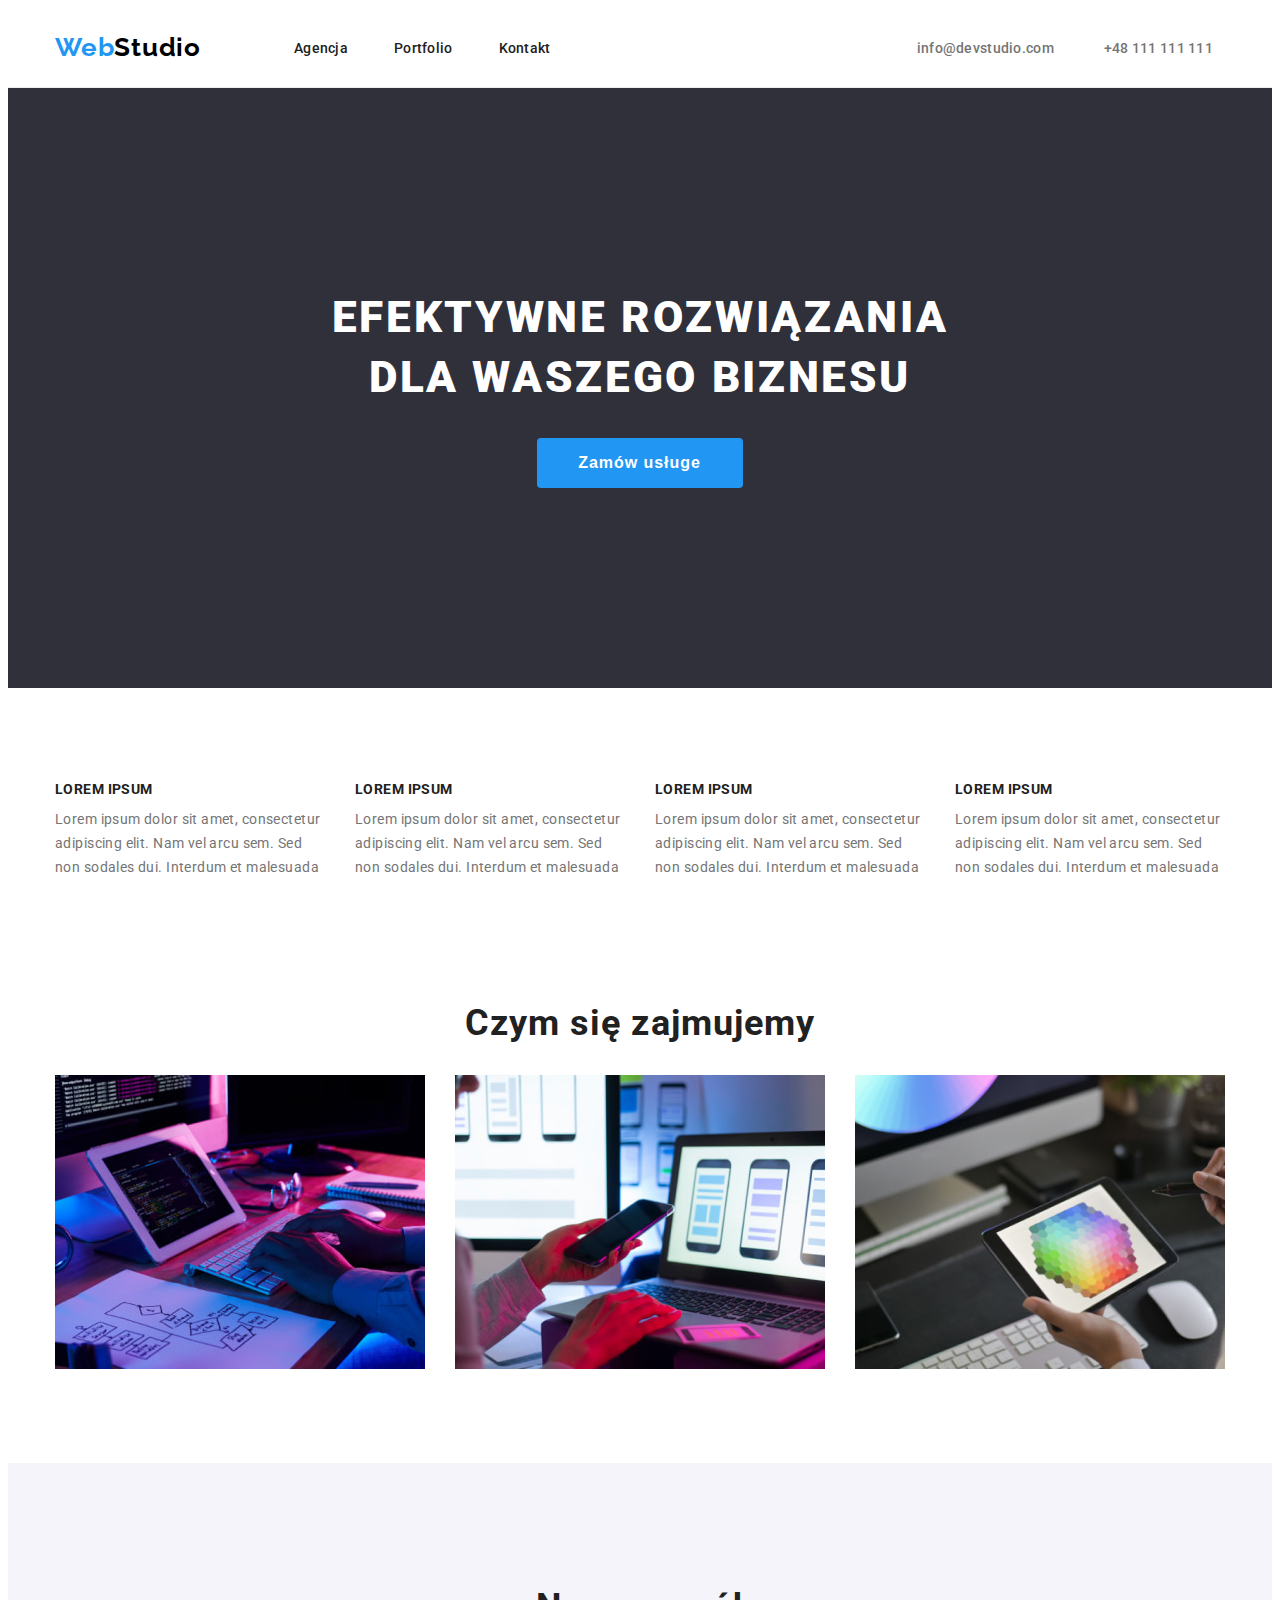
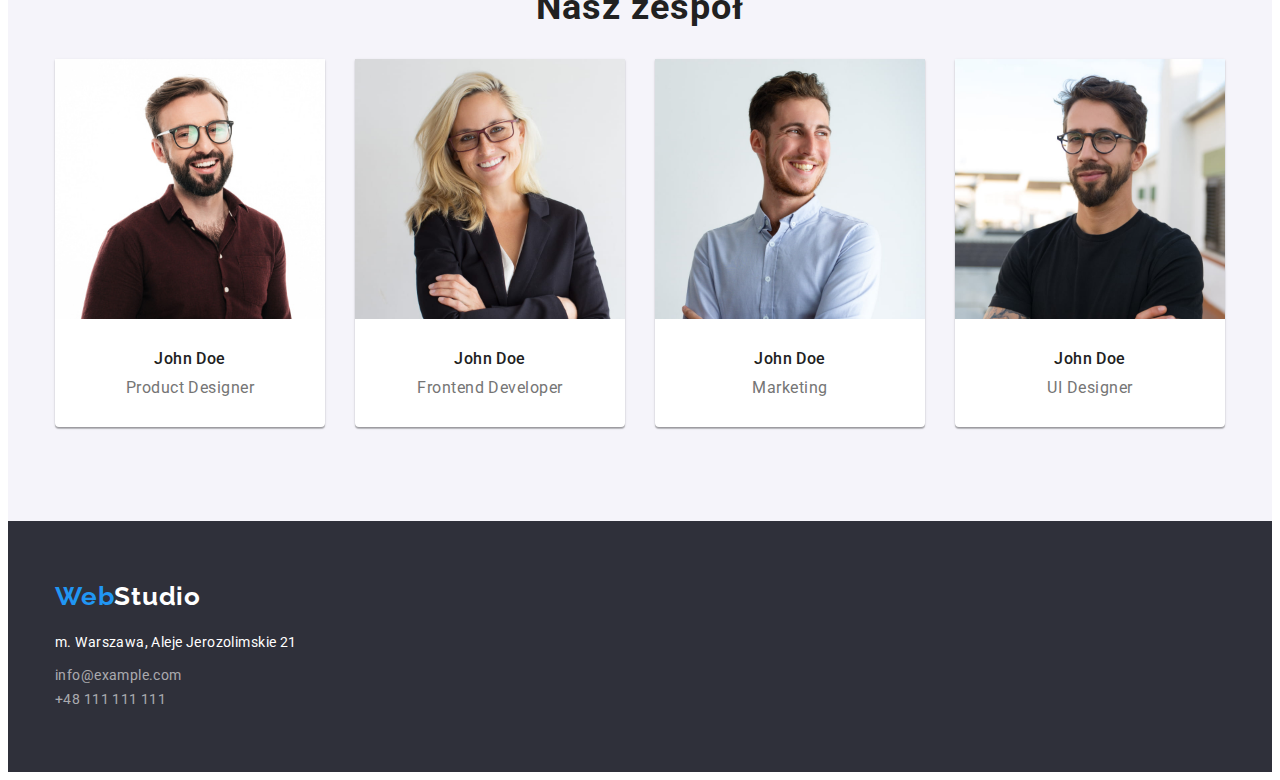
<file: index.html>
<!DOCTYPE html>
<html lang="pl">
  <head>
    <meta charset="UTF-8" />
    <meta http-equiv="X-UA-Compatible" content="IE=edge" />
    <meta name="viewport" content="width=device-width, initial-scale=1.0" />
    <link rel="preconnect" href="https://fonts.googleapis.com" />
    <link rel="preconnect" href="https://fonts.gstatic.com" crossorigin />
    <link
      href="https://fonts.googleapis.com/css2?family=Raleway:wght@700&family=Roboto:wght@400;500;700;900&display=swap"
      rel="stylesheet"
    />
    <link
      rel="stylesheet"
      href="https://cdnjs.cloudflare.com/ajax/libs/modern-normalize/1.1.0/modern-normalize.min.css"
      integrity="sha512-wpPYUAdjBVSE4KJnH1VR1HeZfpl1ub8YT/NKx4PuQ5NmX2tKuGu6U/JRp5y+Y8XG2tV+wKQpNHVUX03MfMFn9Q=="
      crossorigin="anonymous"
      referrerpolicy="no-referrer"
    />
    <link rel="stylesheet" href="css/styles.css" />
    <title>WebStudio</title>
  </head>
  <body>
    <header class="header">
      <div class="container">
        <div class="headline">
          <a href="index.html" class="logo"
            ><span class="logo-color">Web</span>Studio</a
          >
          <div class="menu">
            <nav>
              <ul class="menu-list">
                <li><a class="menu-link" href="index.html">Agencja</a></li>
                <li>
                  <a class="menu-link" href="portfolio.html">Portfolio</a>
                </li>
                <li><a class="menu-link" href="#">Kontakt</a></li>
              </ul>
            </nav>
            <ul class="contact-list">
              <li>
                <a class="contact-link" href="mailto:info@devstudio.com"
                  >info@devstudio.com</a
                >
              </li>
              <li>
                <a class="contact-link" href="tel:+48111111111"
                  >+48 111 111 111</a
                >
              </li>
            </ul>
          </div>
        </div>
      </div>
    </header>
    <main class="background-main">
      <div class="main">
        <h1>EFEKTYWNE ROZWIĄZANIA DLA WASZEGO BIZNESU</h1>
        <button type="button" class="main-button">Zamów usługe</button>
      </div>
    </main>
    <!-- nasze atuty -->
    <div class="container">
      <div class="section">
        <ul class="our-strengths-list">
          <li>
            <h2>LOREM IPSUM</h2>
            <p>
              Lorem ipsum dolor sit amet, consectetur adipiscing elit. Nam vel
              arcu sem. Sed non sodales dui. Interdum et malesuada
            </p>
          </li>
          <li>
            <h2>LOREM IPSUM</h2>
            <p>
              Lorem ipsum dolor sit amet, consectetur adipiscing elit. Nam vel
              arcu sem. Sed non sodales dui. Interdum et malesuada
            </p>
          </li>
          <li>
            <h2>LOREM IPSUM</h2>
            <p>
              Lorem ipsum dolor sit amet, consectetur adipiscing elit. Nam vel
              arcu sem. Sed non sodales dui. Interdum et malesuada
            </p>
          </li>
          <li>
            <h2>LOREM IPSUM</h2>
            <p>
              Lorem ipsum dolor sit amet, consectetur adipiscing elit. Nam vel
              arcu sem. Sed non sodales dui. Interdum et malesuada
            </p>
          </li>
        </ul>

        <!-- czym się zajmujemy -->
        <section class="our-job">
          <h2>Czym się zajmujemy</h2>
          <ul class="our-job-list">
            <li>
              <img
                src="images/our-job/programer.jpg"
                alt="Zbliżenie na tablet pracującego programisty"
                width="370"
                height="294"
              />
            </li>
            <li>
              <img
                src="images/our-job/web-ui-designers.jpg"
                alt="Projektant interfejsów internetowych tworzy aplikację na smartfony"
                width="370"
                height="294"
              />
            </li>
            <li>
              <img
                src="images/our-job/graphic-tablet.jpg"
                alt="Projektant stron internetowych wybiera kolory na tablecie graficznym"
                width="370"
                height="294"
              />
            </li>
          </ul>
        </section>
      </div>
    </div>
    <!--nasz zespół-->
    <section class="team-background-color">
      <div class="container">
        <div class="section team">
          <h2>Nasz zespół</h2>
          <ul class="team-list" lang="en">
            <li>
              <figure>
                <img
                  src="images/team/product-designer.jpg"
                  alt="Mężczyzna w okularach"
                  width="270"
                  height="260"
                />
                <figcaption>
                  <h3>John Doe</h3>
                  <p>Product Designer</p>
                </figcaption>
              </figure>
            </li>
            <li>
              <figure>
                <img
                  src="images/team/fronted-developer.jpg"
                  alt="Kobieta w okularach"
                  width="270"
                  height="260"
                />
                <figcaption>
                  <h3>John Doe</h3>
                  <p>Frontend Developer</p>
                </figcaption>
              </figure>
            </li>
            <li>
              <figure>
                <img
                  src="images/team/marketing.jpg"
                  alt="Mężczyzna"
                  width="270"
                  height="260"
                />
                <figcaption>
                  <h3>John Doe</h3>
                  <p>Marketing</p>
                </figcaption>
              </figure>
            </li>
            <li>
              <figure>
                <img
                  src="images/team/ui-designer.jpg"
                  alt="Mężczyzna w okularach"
                  width="270"
                  height="260"
                />
                <figcaption>
                  <h3>John Doe</h3>
                  <p>UI Designer</p>
                </figcaption>
              </figure>
            </li>
          </ul>
        </div>
      </div>
    </section>
    <footer class="background-footer">
      <div class="container">
        <div class="div-footer">
          <a href="index.html" class="logo-footer"
            ><span class="logo-color">Web</span>Studio</a
          >
          <address class="address">
            <p>m. Warszawa, Aleje Jerozolimskie 21</p>
            <ul class="address-list">
              <li>
                <a class="address-link" href="mailto:info@example.com"
                  >info@example.com</a
                >
              </li>
              <li>
                <a class="address-link" href="tel:+48111111111"
                  >+48 111 111 111</a
                >
              </li>
            </ul>
          </address>
        </div>
      </div>
    </footer>
  </body>
</html>
</file>
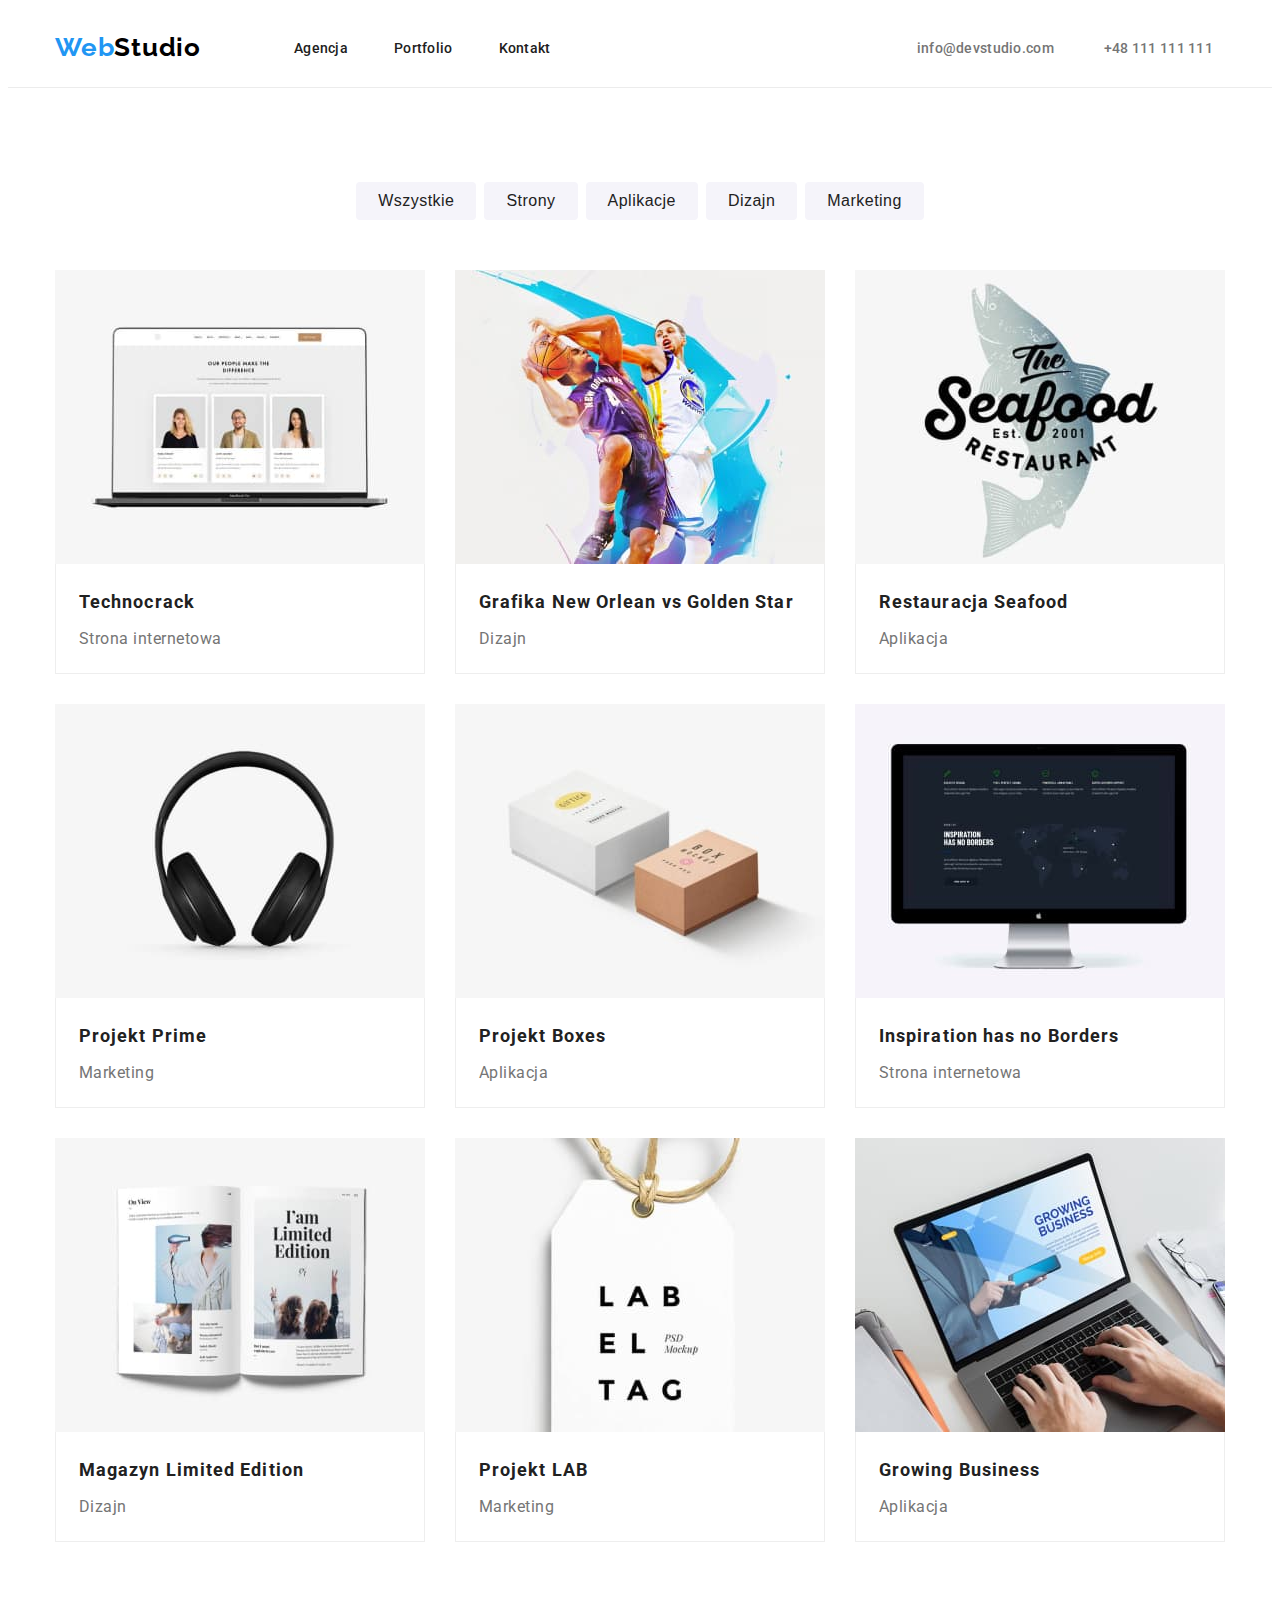
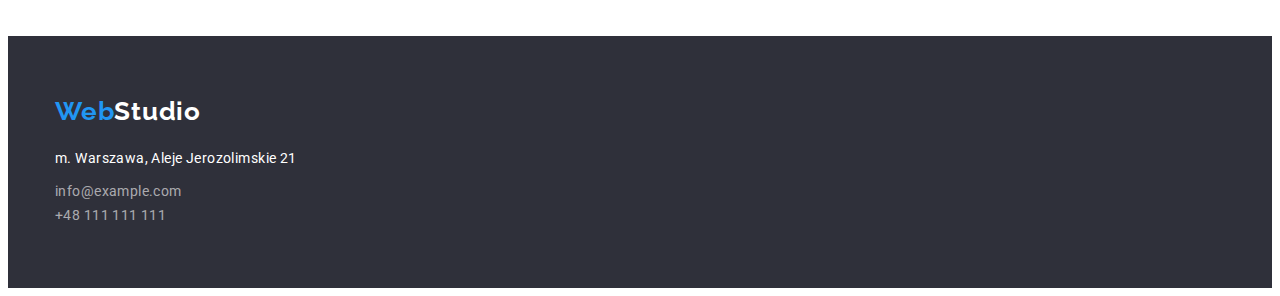
<file: portfolio.html>
<!DOCTYPE html>
<html lang="pl">
  <head>
    <meta charset="UTF-8" />
    <meta http-equiv="X-UA-Compatible" content="IE=edge" />
    <meta name="viewport" content="width=device-width, initial-scale=1.0" />
    <link rel="preconnect" href="https://fonts.googleapis.com" />
    <link rel="preconnect" href="https://fonts.gstatic.com" crossorigin />
    <link
      href="https://fonts.googleapis.com/css2?family=Raleway:wght@700&family=Roboto:wght@400;500;700;900&display=swap"
      rel="stylesheet"
    />
    <link
      rel="stylesheet"
      href="https://cdnjs.cloudflare.com/ajax/libs/modern-normalize/1.1.0/modern-normalize.min.css"
      integrity="sha512-wpPYUAdjBVSE4KJnH1VR1HeZfpl1ub8YT/NKx4PuQ5NmX2tKuGu6U/JRp5y+Y8XG2tV+wKQpNHVUX03MfMFn9Q=="
      crossorigin="anonymous"
      referrerpolicy="no-referrer"
    />
    <link rel="stylesheet" href="css/styles.css" />
    <title>WebStudio</title>
  </head>
  <body>
    <header class="header">
      <div class="container">
        <div class="headline">
          <a href="index.html" class="logo"
            ><span class="logo-color">Web</span>Studio</a
          >
          <div class="menu">
            <nav>
              <ul class="menu-list">
                <li><a class="menu-link" href="index.html">Agencja</a></li>
                <li>
                  <a class="menu-link" href="portfolio.html">Portfolio</a>
                </li>
                <li><a class="menu-link" href="#">Kontakt</a></li>
              </ul>
            </nav>
            <ul class="contact-list">
              <li>
                <a class="contact-link" href="mailto:info@devstudio.com"
                  >info@devstudio.com</a
                >
              </li>
              <li>
                <a class="contact-link" href="tel:+48111111111"
                  >+48 111 111 111</a
                >
              </li>
            </ul>
          </div>
        </div>
      </div>
    </header>
    <section class="container">
      <div class="section">
        <div class="filter">
          <ul class="filter-list">
            <li>
              <button type="button">Wszystkie</button>
            </li>
            <li><button type="button">Strony</button></li>
            <li>
              <button type="button">Aplikacje</button>
            </li>
            <li><button type="button">Dizajn</button></li>
            <li>
              <button type="button">Marketing</button>
            </li>
          </ul>
        </div>
        <div class="product">
          <ul class="product-list">
            <li>
              <figure>
                <img
                  src="images/portfolio/technocrack.jpg"
                  alt="Laptop, na którym jest uruchomiona strona internetowa"
                  width="370"
                  height="294"
                />
                <figcaption>
                  <h2>Technocrack</h2>
                  <p>Strona internetowa</p>
                </figcaption>
              </figure>
            </li>
            <li>
              <figure>
                <img
                  src="images/portfolio/bastekball-players.jpg"
                  alt="Dwaj koszykarze skaczący do piłki"
                  width="370"
                  height="294"
                />
                <figcaption>
                  <h2>Grafika New Orlean vs Golden Star</h2>
                  <p>Dizajn</p>
                </figcaption>
              </figure>
            </li>
            <li>
              <figure>
                <img
                  src="images/portfolio/seafood.jpg"
                  alt="Logo restauracji"
                  width="370"
                  height="294"
                />
                <figcaption>
                  <h2>Restauracja Seafood</h2>
                  <p>Aplikacja</p>
                </figcaption>
              </figure>
            </li>
            <li>
              <figure>
                <img
                  src="images/portfolio/project-prime.jpg"
                  alt="Czarne słuchawki nauszne"
                  width="370"
                  height="294"
                />
                <figcaption>
                  <h2>Projekt Prime</h2>
                  <p>Marketing</p>
                </figcaption>
              </figure>
            </li>
            <li>
              <figure>
                <img
                  src="images/portfolio/boxes.jpg"
                  alt="Duża i mała paczka"
                  width="370"
                  height="294"
                />
                <figcaption>
                  <h2>Projekt Boxes</h2>
                  <p>Aplikacja</p>
                </figcaption>
              </figure>
            </li>
            <li>
              <figure>
                <img
                  src="images/portfolio/inspiration.jpg"
                  alt="Monitor na którym jest uruchomina strona internetowa"
                  width="370"
                  height="294"
                />
                <figcaption>
                  <h2>Inspiration has no Borders</h2>
                  <p>Strona internetowa</p>
                </figcaption>
              </figure>
            </li>
            <li>
              <figure>
                <img
                  src="images/portfolio/magazyn.jpg"
                  alt="Otworzona książka"
                  width="370"
                  height="294"
                />
                <figcaption>
                  <h2>Magazyn Limited Edition</h2>
                  <p>Dizajn</p>
                </figcaption>
              </figure>
            </li>
            <li>
              <figure>
                <img
                  src="images/portfolio/project-lab.jpg"
                  alt="Karteczna ze sznurkiem, na której jest logo firmy"
                  width="370"
                  height="294"
                />
                <figcaption>
                  <h2>Projekt LAB</h2>
                  <p>Marketing</p>
                </figcaption>
              </figure>
            </li>
            <li>
              <figure>
                <img
                  src="images/portfolio/growing-business.jpg"
                  alt="Laptop na którym uruchomina jest strona internetowa"
                  width="370"
                  height="294"
                />
                <figcaption>
                  <h2>Growing Business</h2>
                  <p>Aplikacja</p>
                </figcaption>
              </figure>
            </li>
          </ul>
        </div>
      </div>
    </section>
    <footer class="background-footer">
      <div class="container">
        <div class="div-footer">
          <a href="index.html" class="logo-footer"
            ><span class="logo-color">Web</span>Studio</a
          >
          <address class="address">
            <p>m. Warszawa, Aleje Jerozolimskie 21</p>
            <ul class="address-list">
              <li>
                <a class="address-link" href="mailto:info@example.com"
                  >info@example.com</a
                >
              </li>
              <li>
                <a class="address-link" href="tel:+48111111111"
                  >+48 111 111 111</a
                >
              </li>
            </ul>
          </address>
        </div>
      </div>
    </footer>
  </body>
</html>
</file>
<file: css/styles.css>
:root{
    --background: #2F303A;
    --logo: #2196F3;
    --focus-hover: #2196F3;
    --basic-text-color:#212121;
    --text-grey: #757575;
    --text-white: #FFF;
    --background-color-team: #F5F4FA;
}
body {
    font-family: 'Roboto', sans-serif;
    color:var(--basic-text-color);
  }
.container{
    max-width: 1200px;
    margin: 0 auto;
}
.section{
    padding: 94px 15px;
}
img { 
    display: block;
}
.header{
    border-bottom: 1px solid #ECECEC;
}
.logo{
    margin-right: 93px;
    font-family: 'Raleway', sans-serif;
    text-decoration: none;
    font-weight: 700;
    font-size: 26px;
    line-height: 1.19;
    letter-spacing: 0.03em;
    color: #000;
}
.logo-color{
    color: var(--logo);
}
.headline{
    display: flex;
    align-items: center;
    padding: 24px 15px;
}
/* nav */
.menu{
    display: flex;
    justify-content: space-between;
    align-items: center;
    flex-grow: 1;
    margin-right: 12px;
}
.menu-list{
    display: flex;
    gap: 46px;
    list-style: none;
    padding: 0;
    margin: 0;
}
.menu-link{
    text-decoration: none;
    font-weight: 500;
    font-size: 14px;
    line-height: 1.14;
    letter-spacing: 0.02em;
    color: var(--basic-text-color);
}
.menu-link:focus,
.menu-link:hover{
    color: var(--focus-hover);
}
.contact-list{
    display: flex;
    gap: 50px;
    list-style: none;
    padding: 0;
    margin: 0;
}
.contact-link{
    text-decoration: none;
    font-weight: 500;
    font-size: 14px;
    line-height: 1.14;
    letter-spacing: 0.02em;
    color: var(--text-grey);
}
.contact-link:focus,
.contact-link:hover{
    color: var(--focus-hover);
}
/* index */
.background-main{
    background-color: var(--background);
}
.main{
    display: flex;
    flex-direction: column;
    align-items: center;
    gap: 30px;
    padding: 200px 0;
}
h1{
    color: var(--text-white);
    font-weight: 900;
    font-size: 44px;
    line-height: 1.36;
    text-align: center;
    letter-spacing: 0.06em;
    text-transform: uppercase;
    max-width: 696px;
    margin: 0;
}
.main-button{
    background-color: #2196F3;
    color: var(--text-white);
    cursor: pointer;
    font-weight: 700;
    font-size: 16px;
    line-height: 1.875;
    text-align: center;
    letter-spacing: 0.06em;
    border-radius: 4px;
    border-style: none;
    padding:10px 42px 10px 41px;
}
.main-button:hover,
.main-button:focus{
    box-shadow: 0px 4px 4px rgba(0, 0, 0, 0.15);
}
/* our-strengths div */
.our-strengths-list{
    display: flex;
    justify-content: space-between;
    gap: 30px;
    list-style: none;
    padding: 0 0 94px;
    margin: 0;
}
.our-strengths-list h2{
    font-weight: 700;
    font-size: 14px;
    line-height: 1.14;
    letter-spacing: 0.03em;
    text-transform: uppercase;
    margin: 0 0 10px 0;
}
.our-strengths-list p{
    font-size: 14px;
    line-height: 1.714;
    letter-spacing: 0.03em;
    color: var(--text-grey);
    margin: 0;
}
/* our job section */
.our-job h2{
    font-weight: 700;
    font-size: 36px;
    line-height: 1.16;
    text-align: center;
    letter-spacing: 0.03em;
}
.our-job-list{
    display: flex;
    justify-content: space-between;
    gap: 30px;
    list-style: none;
    padding: 0;
    margin: 0;
}
/* team section */
.team-background-color{
    background-color: var(--background-color-team);
}
.team-list{
    display: flex;
    justify-content: space-between;
    gap: 30px;
    list-style: none;
    padding: 0;
    margin: 0;
}
.team-list figure{
    margin: 0;
    background: #FFFFFF;
    box-shadow: 0px 1px 3px rgba(0, 0, 0, 0.12), 0px 1px 1px rgba(0, 0, 0, 0.14), 0px 2px 1px rgba(0, 0, 0, 0.2);
    border-radius: 0px 0px 4px 4px;
}
.team h2{
    font-weight: 700;
    font-size: 36px;
    line-height: 1.16;
    text-align: center;
    letter-spacing: 0.03em;
}
.team-list figcaption{
    padding: 30px 0;
}
.team-list h3{
    font-weight: 500;
    font-size: 16px;
    line-height: 1.1875;
    text-align: center;
    letter-spacing: 0.03em;
    margin:0 0 10px 0;
}
.team-list p{
    font-size: 16px;
    line-height: 1.1875;
    text-align: center;
    letter-spacing: 0.03em;
    color: var(--text-grey);
    margin: 0;
}
/* PORTFOLIO */
.filter{
    padding-bottom: 50px;
}
.filter-list{
    display: flex;
    justify-content: center;
    gap: 8px;
    list-style: none;
    padding: 0;
    margin: 0;
}
.filter-list button{
    color: var(--basic-text-color);
    cursor: pointer;
    font-weight: 500;
    font-size: 16px;
    line-height: 1.625;
    text-align: center;
    letter-spacing: 0.03em;
    background-color: #F5F4FA;
    border-radius: 4px;
    border-style: none;
    padding: 6px 22px;
}
.filter-list button:hover,
.filter-list button:focus{
    background-color: var(--focus-hover);
    color: var(--text-white);
    box-shadow: 0px 3px 1px rgba(0, 0, 0, 0.1), 0px 1px 2px rgba(0, 0, 0, 0.08), 0px 2px 2px rgba(0, 0, 0, 0.12);
}
.product-list{
    display: flex;
    flex-wrap: wrap;
    gap: 30px;
    list-style: none;
    margin: 0;
    padding: 0;
}
.product-list figure{
    margin: 0;
}
.product-list figcaption{
    padding: 20px 23px 19px;
    border-left:1px solid #EEEEEE;
    border-bottom:1px solid #EEEEEE;
    border-right:1px solid #EEEEEE;
}
.product-list h2{
    font-weight: 700;
    font-size: 18px;
    line-height: 2;
    letter-spacing: 0.06em;
    margin: 0 0 4px;
}
.product p{
    font-size: 16px;
    line-height: 1.875;
    letter-spacing: 0.03em;
    color: var(--text-grey);
    margin: 0;
}
/* footer section */
.background-footer{
    background-color: var(--background);
}
.div-footer{
    padding: 60px 15px;
}
.logo-footer{
    font-family: 'Raleway', sans-serif;
    text-decoration: none;
    font-weight: 700;
    font-size: 26px;
    line-height: 1.19;
    letter-spacing: 0.03em;
    color: #FFF;
}
.address{
    font-style: normal;
    font-size: 14px;
    line-height: 1.71;
    letter-spacing: 0.03em;
    color: var(--text-white);
}
.address p{
    margin: 20px 0 9px;
}
.address-list{
    list-style: none;
    padding: 0;
    margin: 0;
}
.address-link{
    text-decoration: none;
    color: rgba(255, 255, 255, 0.6);
}
.address-link:focus,
.address-link:hover{
    color: var(--focus-hover);
}
</file>
